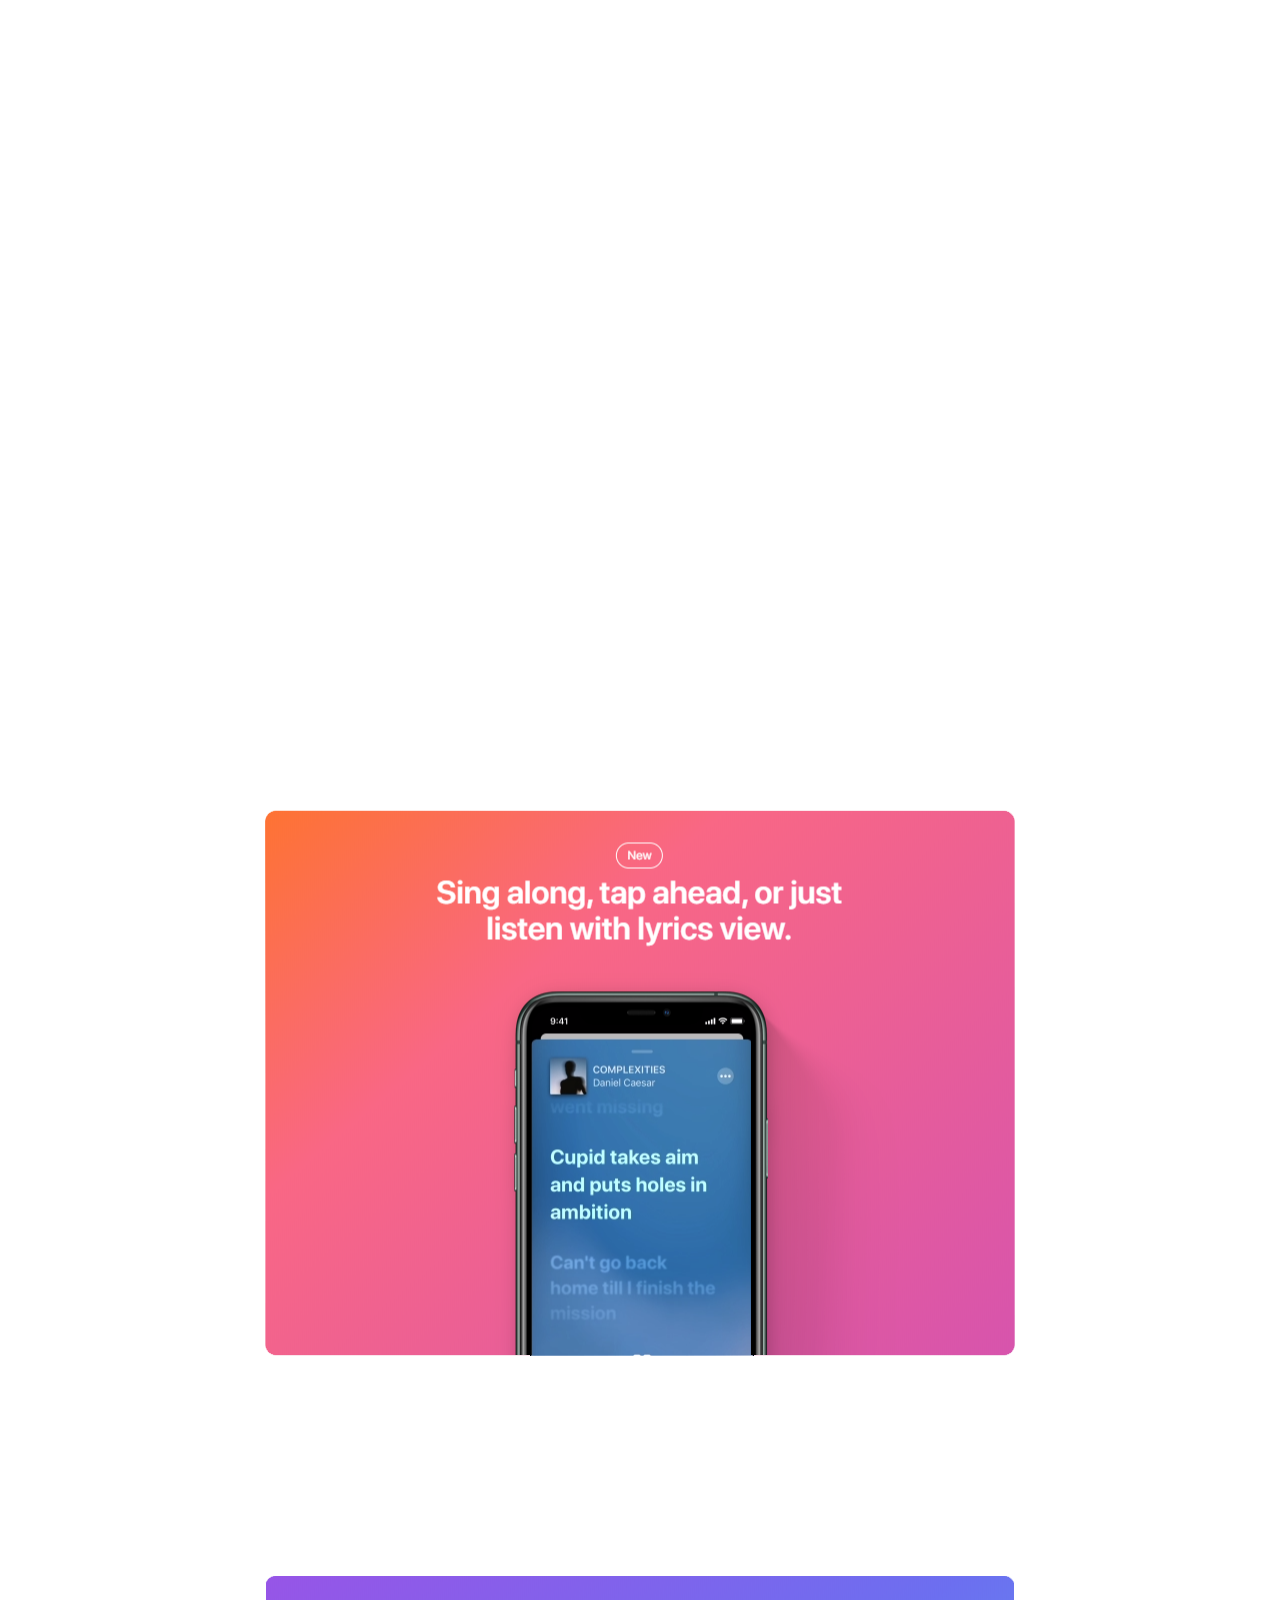
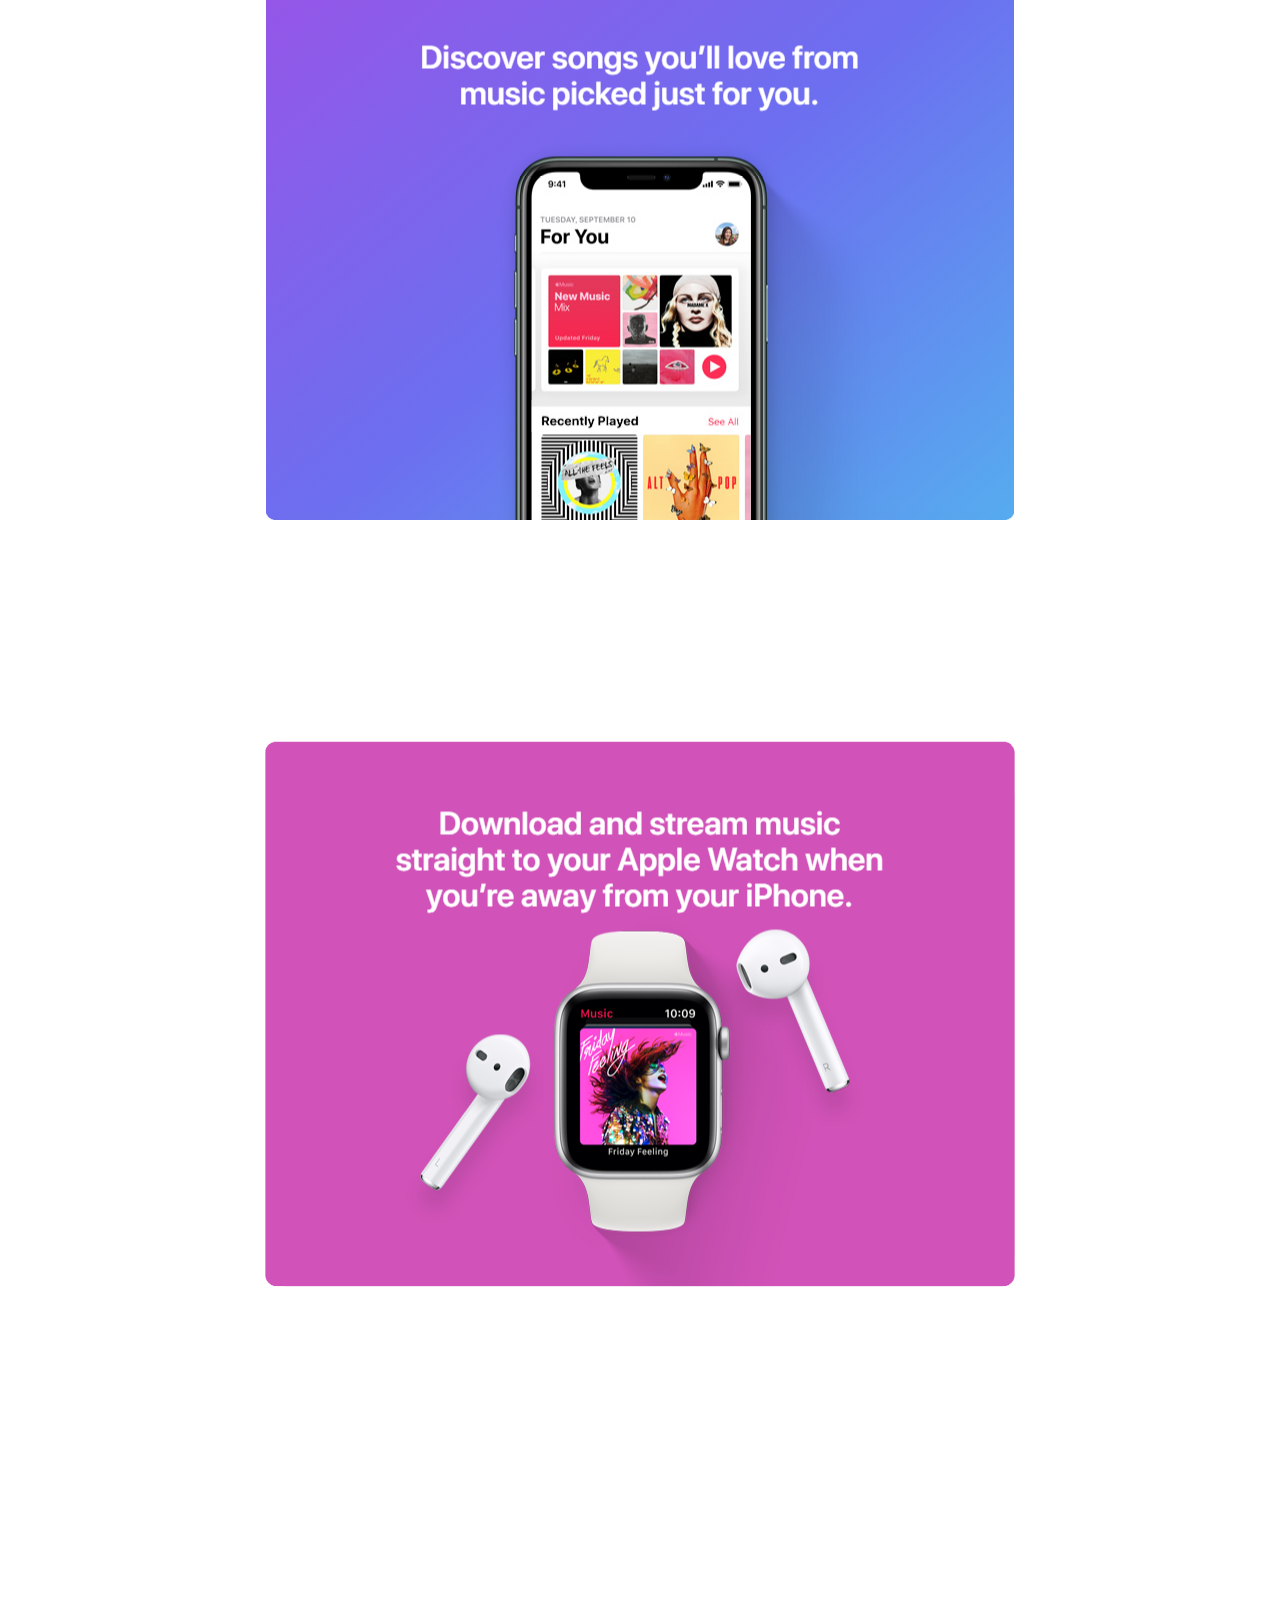
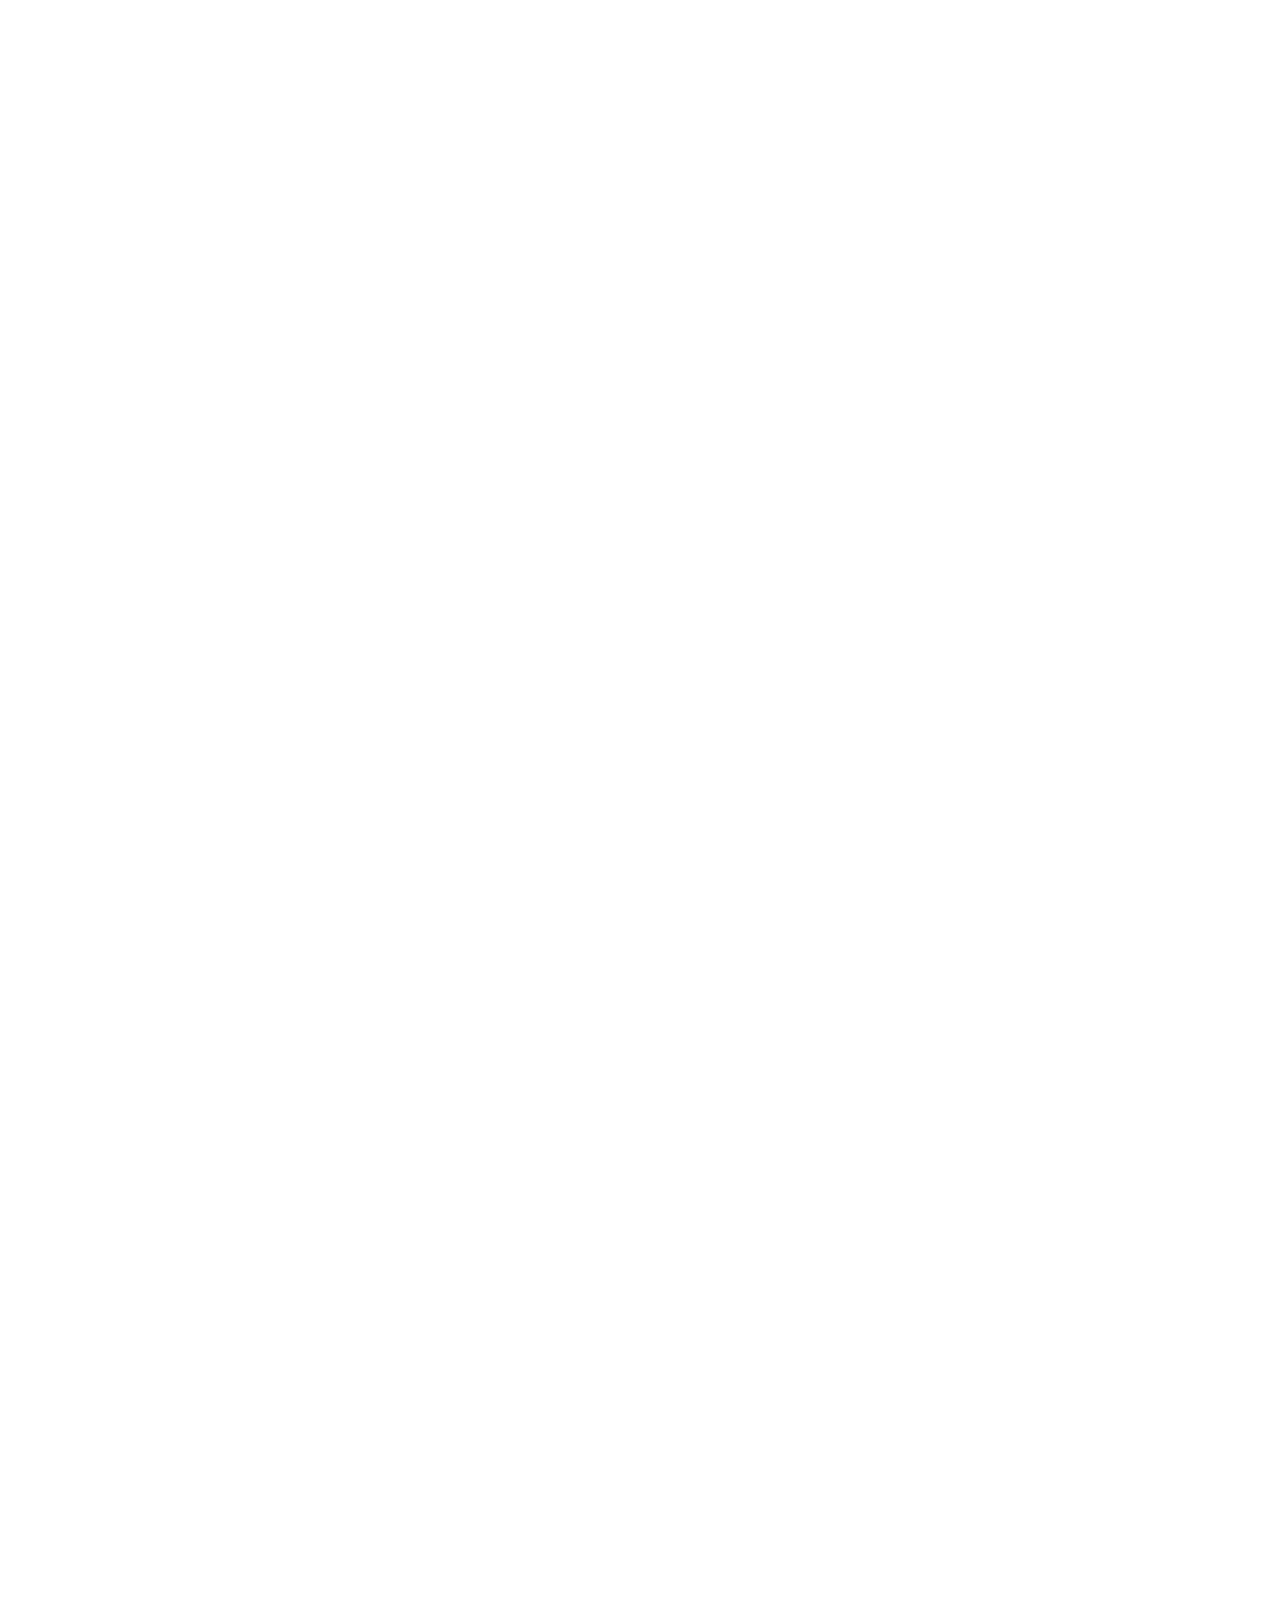
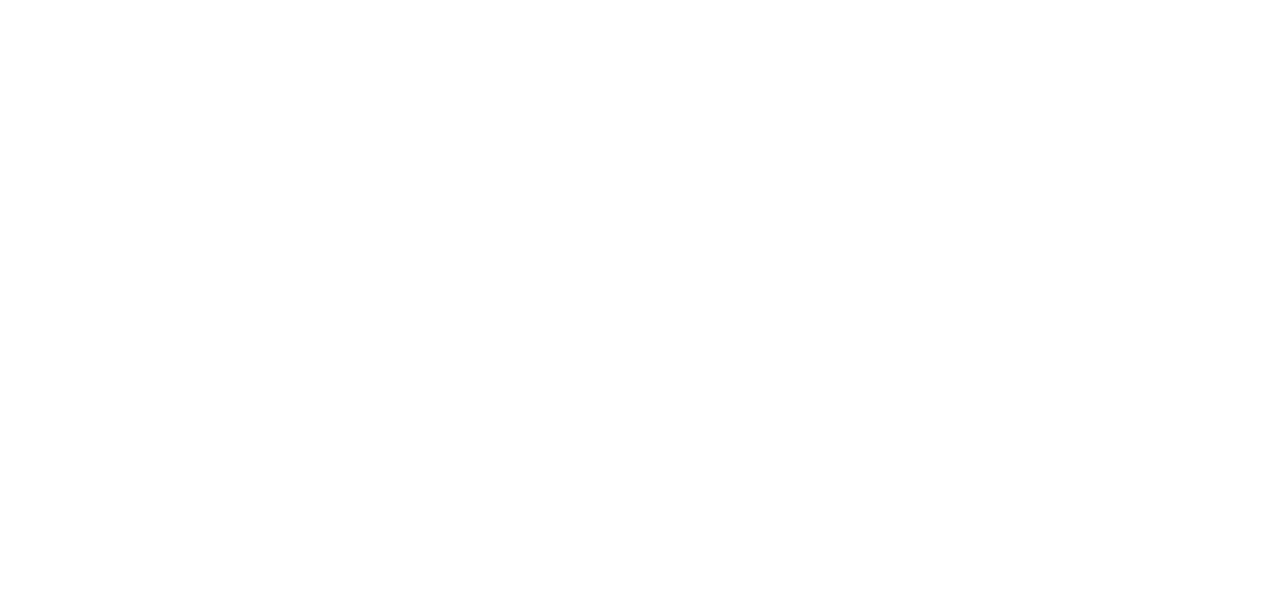
<file: card.html>
<!DOCTYPE html>
<html lang="en">
<head>
  <meta charset="UTF-8">
  <meta http-equiv="X-UA-Compatible" content="IE=edge">
  <meta name="viewport" content="width=device-width, initial-scale=1.0">
  <script src="https://code.jquery.com/jquery-3.6.0.js" integrity="sha256-H+K7U5CnXl1h5ywQfKtSj8PCmoN9aaq30gDh27Xc0jk=" crossorigin="anonymous"></script>
  <link rel="stylesheet" href="main.css">

  <title>CARD</title>

</head>
<body>
  <div class="card-background">
    <div class="card-box">
      <img src="img/card1.png" alt="">
    </div>
    <div class="card-box">
      <img src="img/card2.png" alt="">
    </div>
    <div class="card-box">
      <img src="img/card3.png" alt="">
    </div>
  </div>

  <script>
    $(window).scroll(function() {
      var 높이 = $(window).scrollTop();
      var y = (-1/500) * 높이 + 115/50;
      var z = (-1/5000) * 높이 + 565/500;

      console.log(z);

      $('.card-box').eq(0).css('opacity', y);
      $('.card-box').eq(0).css('transform', 'scale(' + z +')');

    });
  </script>
</body>
</html>
</file>
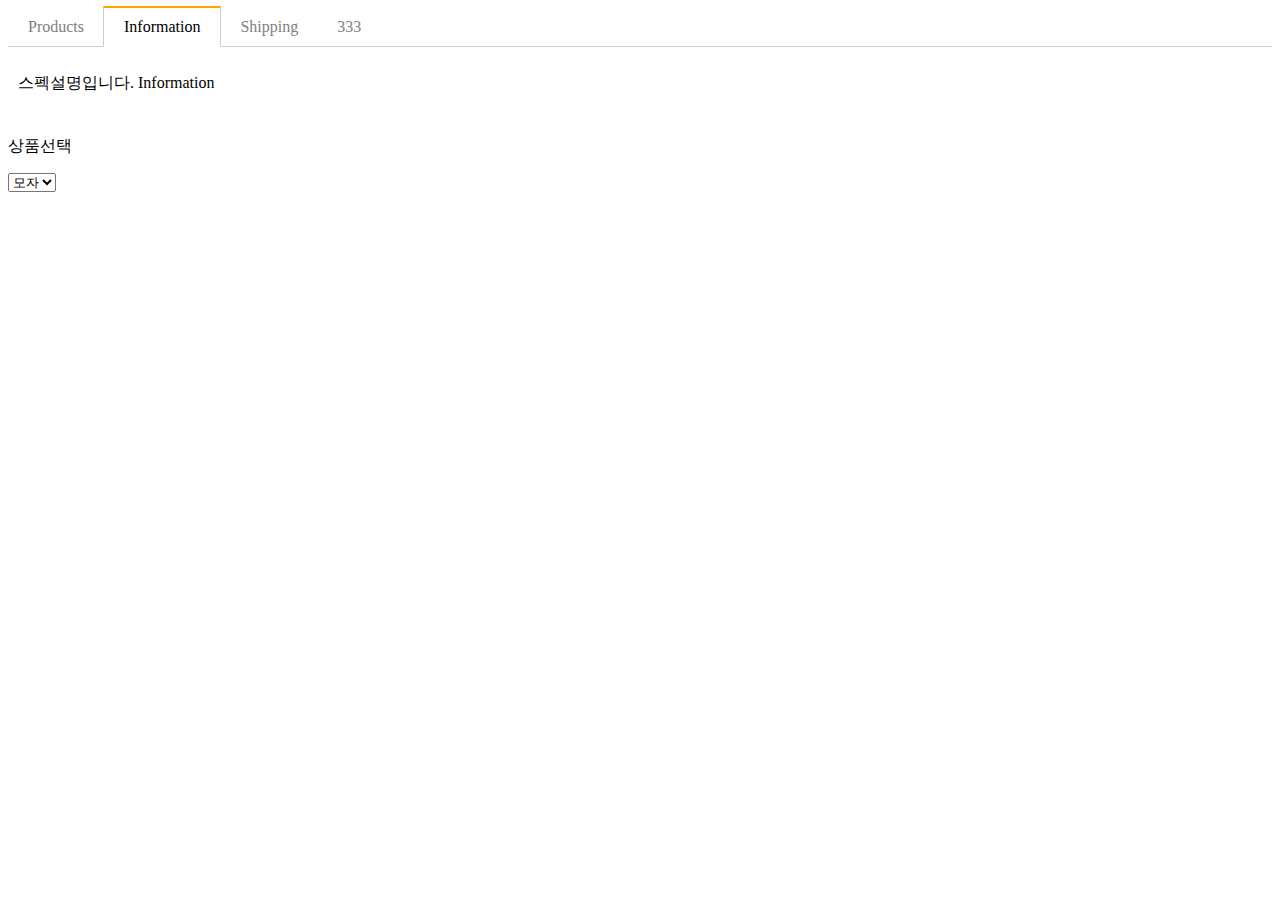
<file: detail.html>
<!doctype html>
<html lang="en">
  <head>
    <!-- Required meta tags -->
    <meta charset="utf-8">
    <meta name="viewport" content="width=device-width, initial-scale=1">
    <script src="https://cdnjs.cloudflare.com/ajax/libs/jquery/3.6.0/jquery.min.js" integrity="sha512-894YE6QWD5I59HgZOGReFYm4dnWc1Qt5NtvYSaNcOP+u1T9qYdvdihz0PPSiiqn/+/3e7Jo4EaG7TubfWGUrMQ==" crossorigin="anonymous" referrerpolicy="no-referrer"></script> 

    <!-- Bootstrap CSS -->
    <link href="https://cdn.jsdelivr.net/npm/bootstrap@5.1.3/dist/css/bootstrap.min.css" rel="stylesheet" integrity="sha384-1BmE4kWBq78iYhFldvKuhfTAU6auU8tT94WrHftjDbrCEXSU1oBoqyl2QvZ6jIW3" crossorigin="anonymous">

    <link rel="stylesheet" href="main.css">

    <title>chap2</title>
  </head>
  <body>
    <style>
      ul.list {
        list-style-type: none;
        margin: 0;
        padding: 0;
        border-bottom: 1px solid #ccc;
      }
      ul.list::after {
        content: '';
        display: block;
        clear: both;
      }
      .tab-button {
        display: block;
        padding: 10px 20px 10px 20px;
        float: left;
        margin-right: -1px;
        margin-bottom: -1px;
        color: grey;
        text-decoration: none;
        cursor: pointer;
      }
      .orange {
        border-top: 2px solid orange;
        border-right: 1px solid #ccc;
        border-bottom: 1px solid white;
        border-left: 1px solid #ccc;
        color: black;
        margin-top: -2px;
      }
      .tab-content {
        display: none;
        padding: 10px;
      }
      .show {
        display: block;
      }

      .form-hide { display: none;}
    </style>
    
    <div class="container mt-5">
      <ul class="list">
        <li class="tab-button">Products</li>
        <li class="tab-button orange">Information</li>
        <li class="tab-button">Shipping</li>
        <li class="tab-button">333</li>
      </ul>
      <div class="tab-content">
        <p>상품설명입니다. Product</p>
      </div>
      <div class="tab-content show">
        <p>스펙설명입니다. Information</p>
      </div>
      <div class="tab-content">
        <p>배송정보입니다. Shipping</p>
      </div>
      <div class="tab-content">
        <p>배송정보입니다.333 Shipping</p>
      </div>
    </div> 

    <form class="container my-5 form-group">
      <p>상품선택</p>
      <select class="form-select mt-2">
        <option>모자</option>
        <option>셔츠</option>
        <option>바지</option>
      </select>

      <select class="form-select mt-2 form-hide" >
        <option>95</option>
        <option>100</option>
        <option>105</option>
      </select>
    </form>

    <script>
      var pants = [28,30,32, 34];      
      var shirts = [95, 100, 105];

      $(".form-select").eq(0).on('change', function(e) {
        let value = e.currentTarget.value;
        if(value == '셔츠') {
          $(".form-select").eq(1).removeClass('form-hide');
          $(".form-select").eq(1).html("");
          shirts.forEach(function(h) {
            $(".form-select").eq(1).append(`<option>${h}</option>`);
          });
        } else if (this.value == '바지') {
          $(".form-select").eq(1).removeClass('form-hide');
          $(".form-select").eq(1).html("");
          pants.forEach(function(h) {
            $(".form-select").eq(1).append(`<option>${h}</option>`);
          }); 

        }
        else {
          $(".form-select").eq(1).addClass('form-hide');
        }
      });

      var obj = { name : 'kim', age : [20,40] }

      for (var item in obj){
        console.log(obj[item]);
      }

    </script>

    <script src="https://cdn.jsdelivr.net/npm/bootstrap@5.1.3/dist/js/bootstrap.bundle.min.js" integrity="sha384-ka7Sk0Gln4gmtz2MlQnikT1wXgYsOg+OMhuP+IlRH9sENBO0LRn5q+8nbTov4+1p" crossorigin="anonymous"></script>
    <script src="tab.js"></script>
  </body>
</html>
</file>
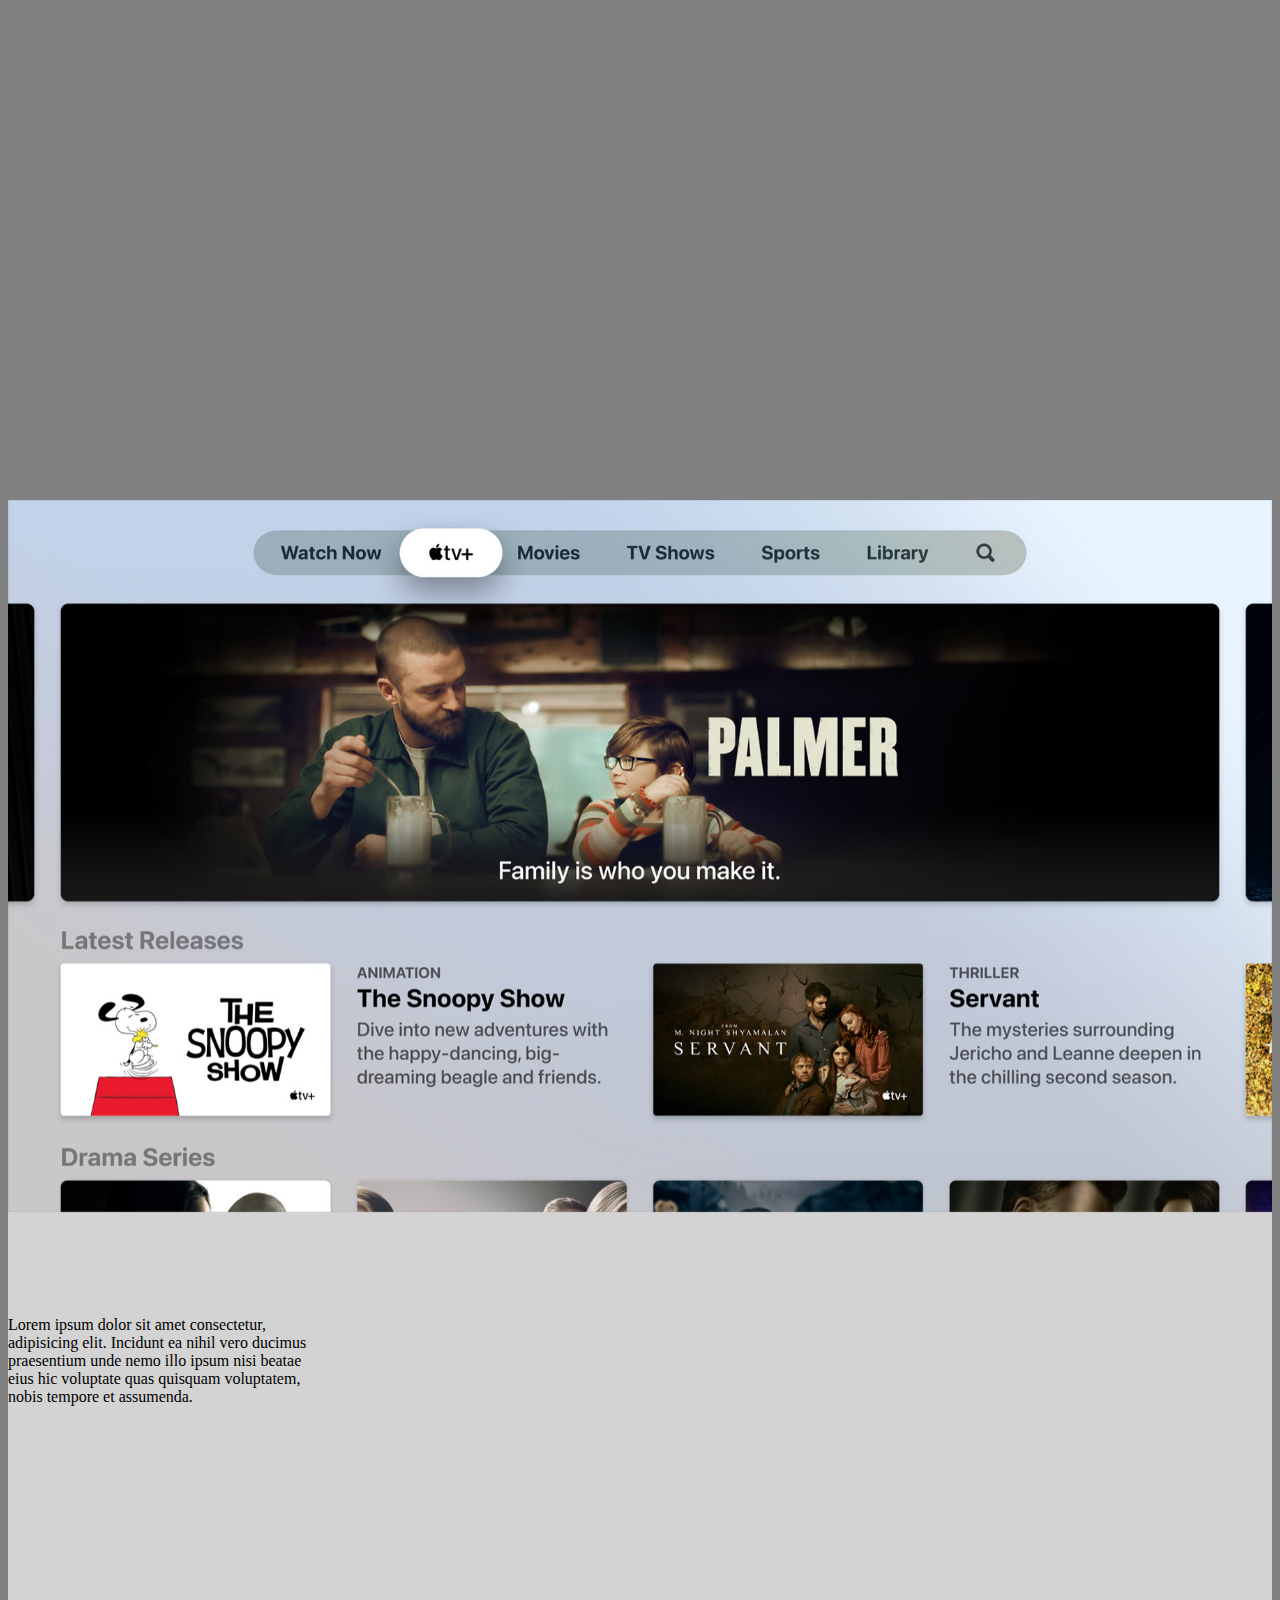
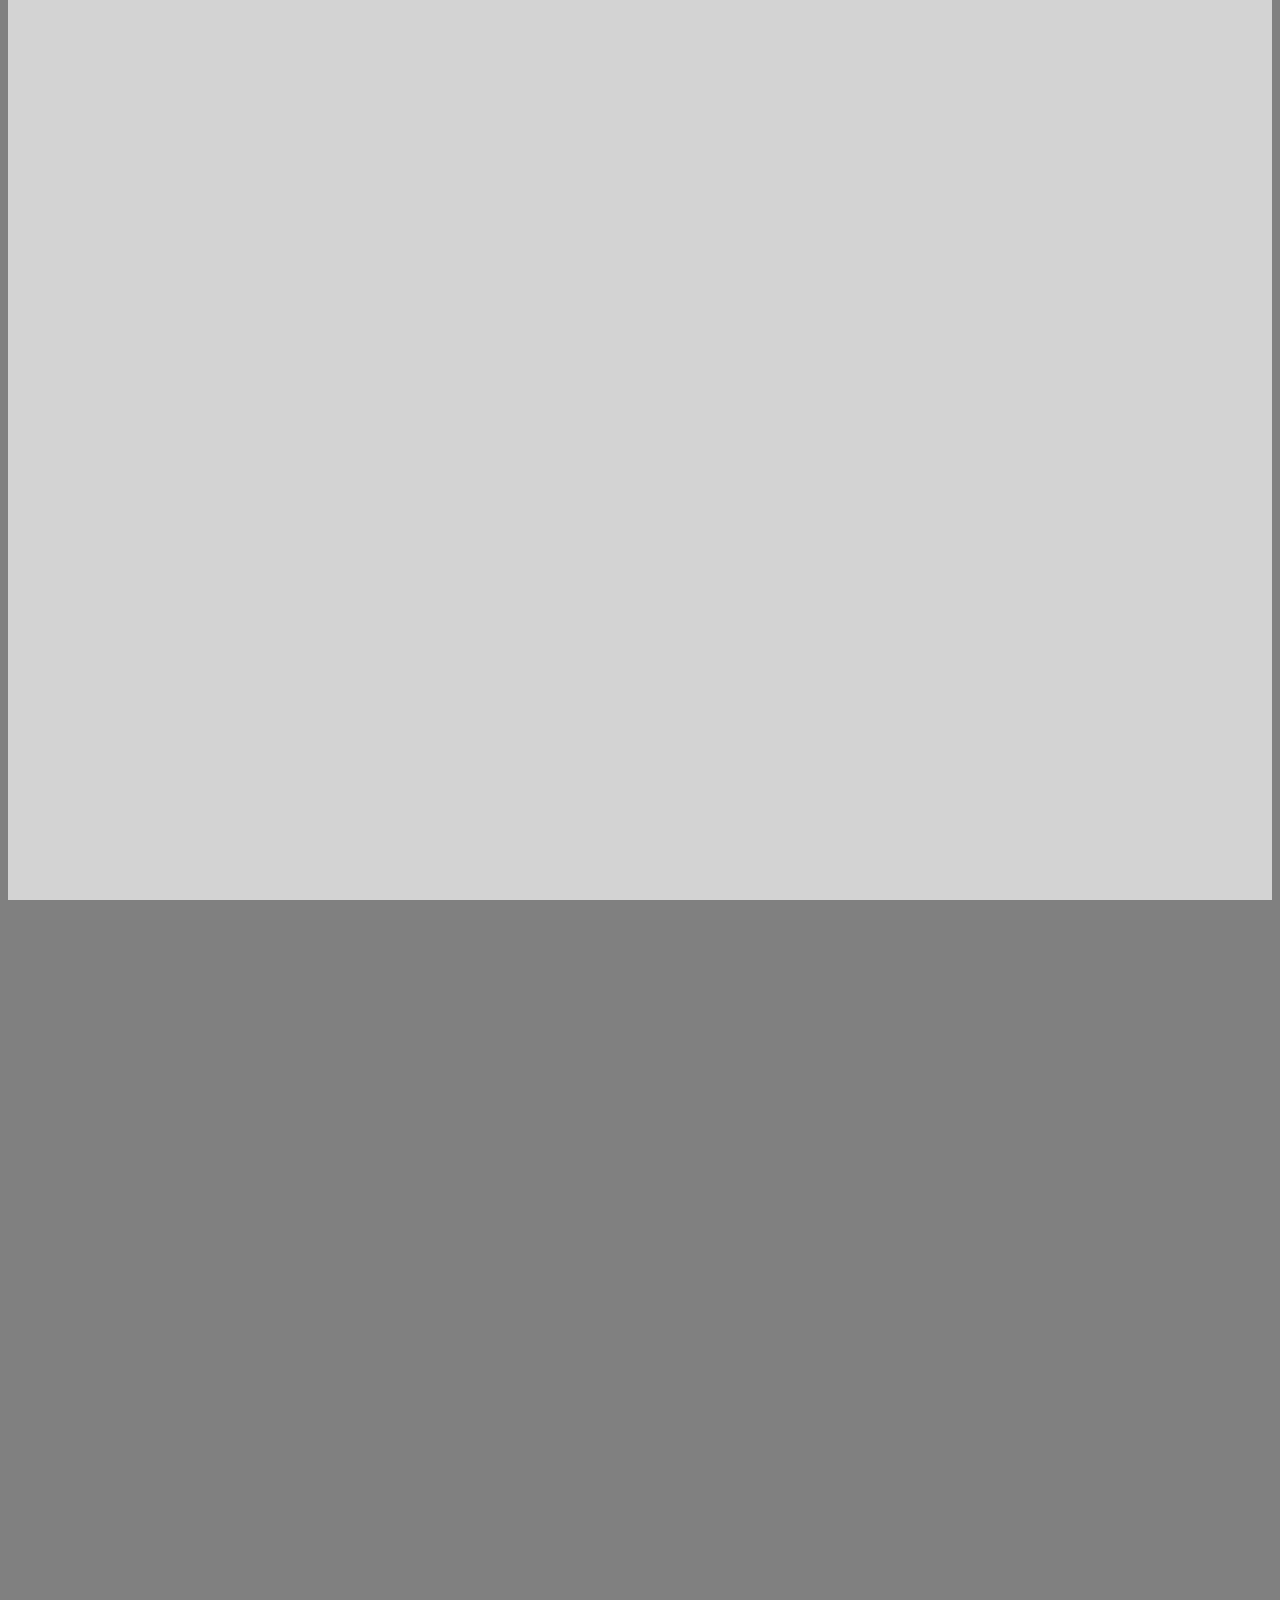
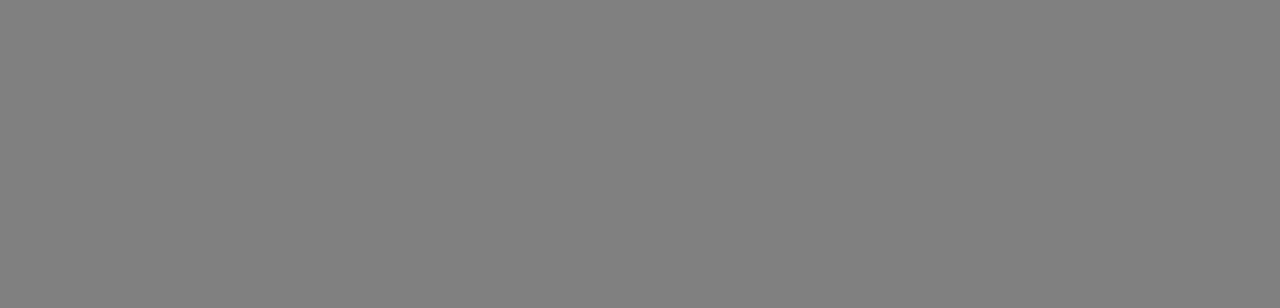
<file: grid.html>
<!DOCTYPE html>
<html lang="en">
<head>
  <meta charset="UTF-8">
  <meta http-equiv="X-UA-Compatible" content="IE=edge">
  <meta name="viewport" content="width=device-width, initial-scale=1.0">
  <link rel="stylesheet" href="main.css">

  <title>Document</title>

</head>
<body style="background: gray; height: 3000px;">
  <div class="gray" style="background: lightgray; height: 2000px; margin-top: 500px;" >
    <div class="image" style="position: sticky; top: 100px; float: right;">
      <img src="img/appletv.jpg" alt="ztz" width="100%">
    </div>
    
    <div style="width: 300px; float: left; margin-top: 100px;">
      Lorem ipsum dolor sit amet consectetur, adipisicing elit. Incidunt ea nihil vero ducimus praesentium unde nemo illo ipsum nisi beatae eius hic voluptate quas quisquam voluptatem, nobis tempore et assumenda.
    </div>
    <div style="clear: both"></div>



    
  </div>
</body>
</html>
</file>
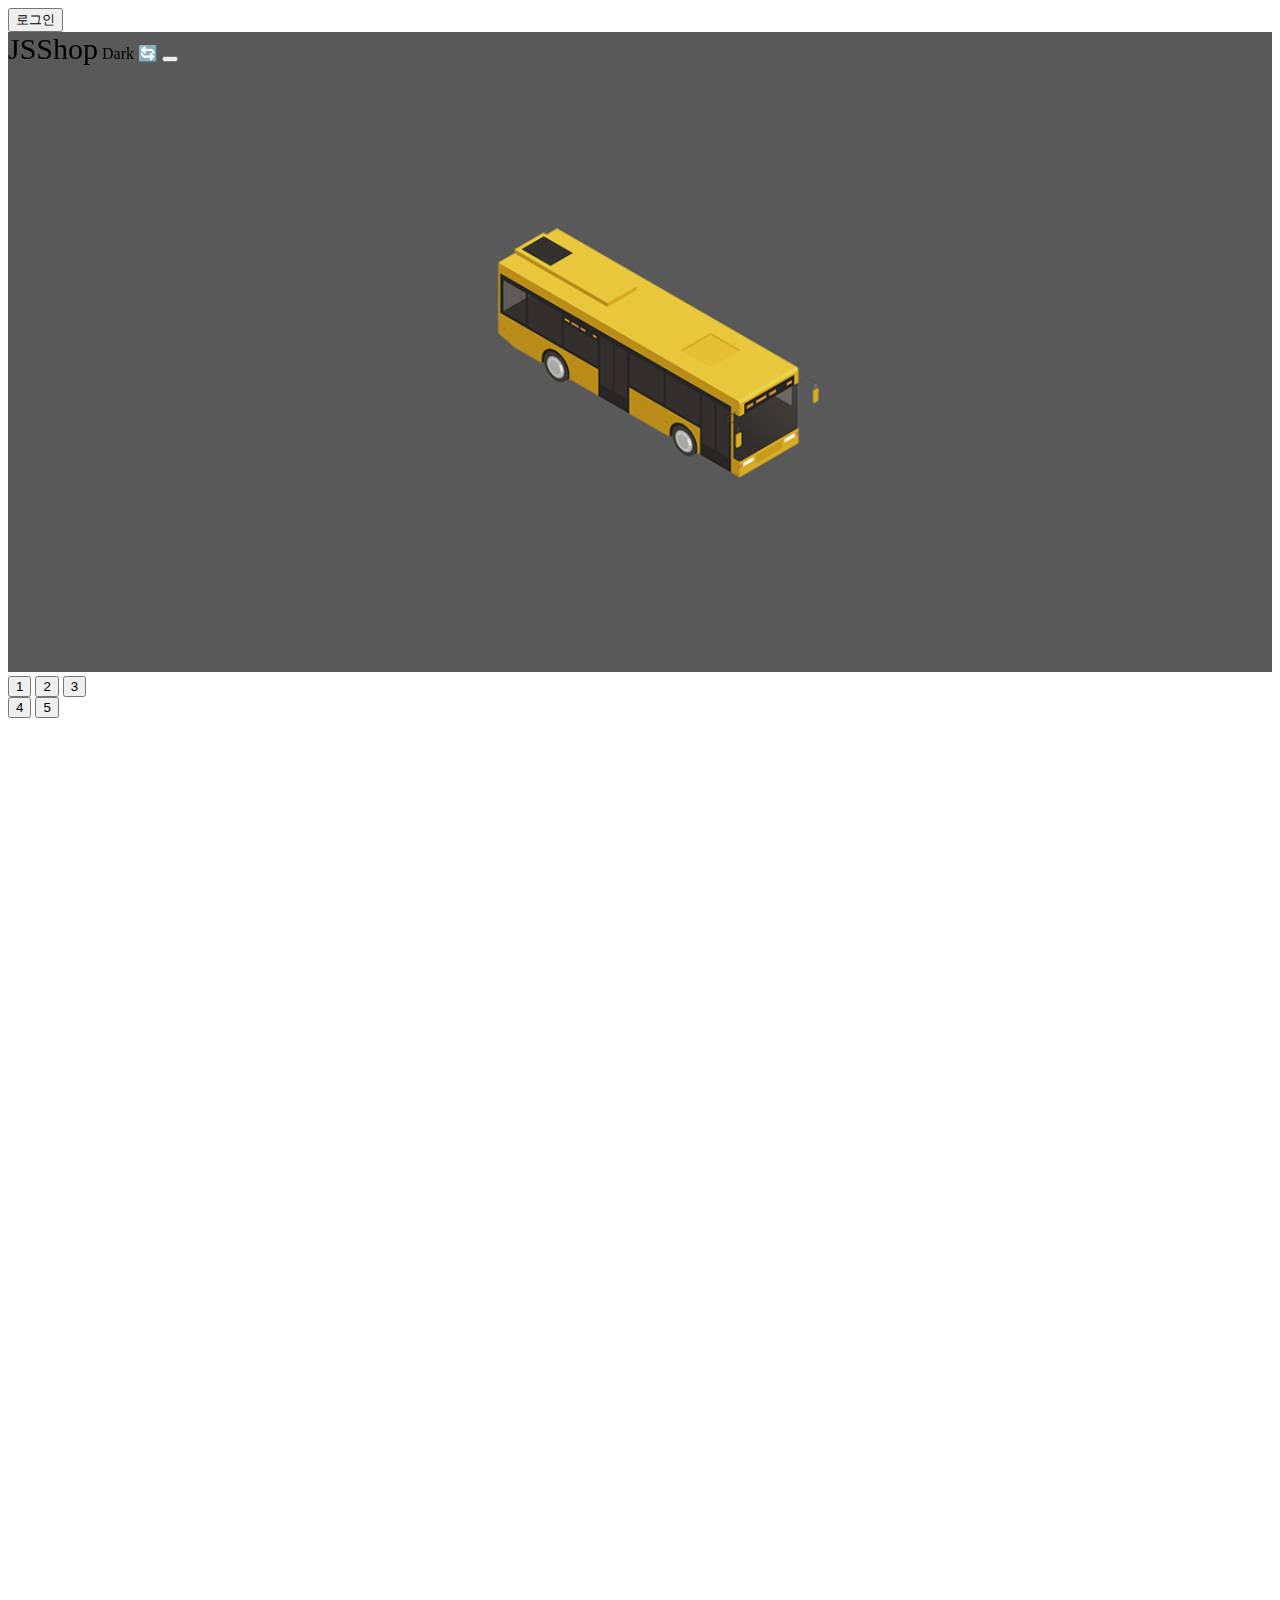
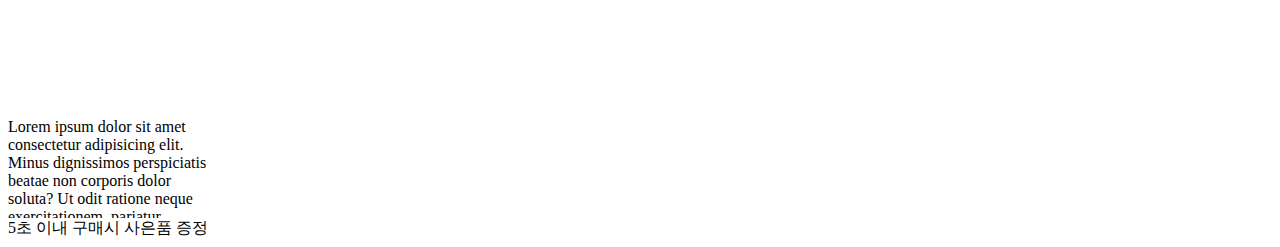
<file: index01.html>
<!doctype html>
<html lang="en">
  <head>
    <!-- Required meta tags -->
    <meta charset="utf-8">
    <meta name="viewport" content="width=device-width, initial-scale=1">
    <script src="https://cdnjs.cloudflare.com/ajax/libs/jquery/3.6.0/jquery.min.js" integrity="sha512-894YE6QWD5I59HgZOGReFYm4dnWc1Qt5NtvYSaNcOP+u1T9qYdvdihz0PPSiiqn/+/3e7Jo4EaG7TubfWGUrMQ==" crossorigin="anonymous" referrerpolicy="no-referrer"></script> 

    <!-- Bootstrap CSS -->
    <link href="https://cdn.jsdelivr.net/npm/bootstrap@5.1.3/dist/css/bootstrap.min.css" rel="stylesheet" integrity="sha384-1BmE4kWBq78iYhFldvKuhfTAU6auU8tT94WrHftjDbrCEXSU1oBoqyl2QvZ6jIW3" crossorigin="anonymous">

    <link rel="stylesheet" href="main.css">

    <title>Hello, world!</title>
  </head>
  <body>
    
    
<div class="black-bg">
  <div class="white-bg">
    <h4>로그인 하세요</h4>
    <form action="success.html">
      <div class="my-3">
        <input type="text" id="name" class="form-control">
       </div>
       <div class="my-3">
         <input type="password" id ="password" class="form-control">
       </div>
       <button type="submit" id="send" class="btn btn-primary">전송</button>
       <button type="button" class="btn btn-danger" id="close">닫기</button>
    </form> 
  </div>
</div>

<script>
  /* $(".black-bg").on('click', function() {
    $(".black-bg").css('display', 'none');
  }); */

  document.querySelector(".black-bg").addEventListener('click', function() {
    document.querySelector(".black-bg").style.display = 'none';
  });

</script>


<script>
$("#send").on('click', function() {
  if(!$("#name").val()) {
    alert('아디를 입력해 주세요.');
    return false;
  }
  if(!$("#password").val()) {
    alert('비번을 입력해 주세요.');
    return false;
  }
  if(/[A-Z]/.test($("#password").val()) == false ) {
    alert('영어 대문자를 포함하여 입력해 주세요.');
  } return false;

})
</script>



<button id="login">로그인</button>


<nav class="navbar navbar-light bg-light">
  <div class="container-fluid">
    <span class="navbar-brand">JSShop</span>
    <span class="badge bg-dark">Dark 🔄</span>
    <button class="navbar-toggler" type="button">
      <span class="navbar-toggler-icon"></span>
    </button>
  </div>
  <div class="line"></div>
</nav>




<div style="overflow: hidden;">
  <div class="slide-container">
    <div class="slide-box">
      <img src="img/car1.png" alt="">
    </div>
    <div class="slide-box">
      <img src="img/car2.png" alt="">
    </div>
    <div class="slide-box">
      <img src="img/car3.png" alt="">
    </div>
    <div class="slide-box">
      <img src="img/car1.png" alt="">
    </div>
  </div>
</div>

<button class="slide-1">1</button>
<button class="slide-2">2</button>
<button class="slide-3">3</button>
<br/>
<button class="slide-4">4</button>
<button class="slide-5">5</button>

<div style="height: 1000px;"></div>

<div style="width: 200px; height: 100px; overflow-y:scroll ;" class="yak">
  Lorem ipsum dolor sit amet consectetur adipisicing elit. Minus dignissimos perspiciatis beatae non corporis dolor soluta? Ut odit ratione neque exercitationem, pariatur architecto recusandae tempora ab inventore! Explicabo, reprehenderit laudantium!
</div>








<script>


window.addEventListener('scroll', function() {
  if(window.scrollY >= 100) {
    $(".navbar-brand").css('font-size','10px');
  } else {
    $(".navbar-brand").css('font-size','30px');
  }

  let i= window.scrollY * 0.1;
  //console.log(i);
  if(i > 93) {
    i = 100;
    document.querySelector(".line").style.width = i+'%';
  } else {
    document.querySelector(".line").style.width = i+'%';
  }



  console.log(document.querySelector(".line").style.width = i+'%');


});



let yak = document.querySelector(".yak");

yak.addEventListener('scroll', function() {
  let top = yak.scrollTop;
  let height = yak.scrollHeight;
  let cl = yak.clientHeight;

  if (top + cl >= height - 10) {
    alert('띄우기');
    console.log(top + cl);
  }
  

} );



  window.addEventListener('scroll', function() {
    //console.log(window.scrollY);
  });
</script>



<div class="alert alert-danger">
  <span id="num">5</span>초 이내 구매시 사은품 증정
</div>

<script>
  let time = 5 ;
  function 함수01() {
    time--;
    $("#num").html(time);
    if(time < 0){
      document.querySelector(".alert").style.display = 'none';
    }
  }

  setInterval(함수01, 1000);

function 할인(a, b) {
  let result = a / 10;
  if(b == true) {
    result = result * 2.5;
  }
  return a - result;
}

할인(10,true);

</script>





    <script>


      let num = document.querySelectorAll(".slide-box").length;
      let test = 1;

      document.querySelector(".slide-5").addEventListener("click", function() {
        if (test < num) {
          document.querySelector(".slide-container").style.transform=`translateX(-${test}00vw)`;
          test++;
        }
        if ( test >= num) {
          test=0;
        }
      })

      document.querySelector('.navbar-toggler').addEventListener('click', function() {
        document.querySelector('.list-group').classList.toggle('show');
      })

      $("#login").on('click', function() {
        $(".black-bg").addClass('show_modal');
        $(".white-bg").addClass('show_modal_down');
      })

      $("#close").on('click', function() {
        $(".black-bg").removeClass('show_modal');
        $(".white-bg").removeClass('show_modal_down');
      })


      var count = 0;
      $('.badge').on('click', function() {
        count += 1;

        if( count % 2 == 0) {
          $('.badge').text("Dark");
        } else {
          $('.badge').text("light");
        }

        console.log(count);
      })

    </script>
    
    <script src="https://cdn.jsdelivr.net/npm/bootstrap@5.1.3/dist/js/bootstrap.bundle.min.js" integrity="sha384-ka7Sk0Gln4gmtz2MlQnikT1wXgYsOg+OMhuP+IlRH9sENBO0LRn5q+8nbTov4+1p" crossorigin="anonymous"></script>
  </body>
</html>
</file>
<file: main.css>
:root{
    scroll-behavior: auto;
}

.list-group{
    display: none;
}
.show{
    display: block;
}
.black-bg{
    width: 100%;
    height: 100%;
    position: fixed;
    background: rgba(0,0,0,0.5);
    z-index:6;
    padding: 30px;
    visibility: hidden;
    opacity: 0;
    transition: all 1s;
}
.white-bg{
    width: 40vh;
    background: white;
    border-radius: 5px;
    padding: 30px;
    top: -30vh;
    left: 80vh;
    position: absolute;
    transition: all 1s; 

}

.show_modal {
    display: block;
    visibility: visible;
    opacity: 1;
}

.show_modal_down {
  top: 30vh;
}


.slide-container {
    width: 400vw;
    transition: all 0.5s;
}

.slide-box{
    width: 100vw;
    float: left;
}
.slide-box img{
    width: 100%;
}
.navbar {
    position: fixed;
    width: 100%;
    z-index: 5;
}

.navbar-brand{
    font-size: 30px;
    transition: all 0.3s;
}

.line {
    border-bottom: 5px solid black;
    width: 0%;
    position: relative;
    top: 8px;
    transition: all 0.5s;
}


.card-background{
    height: 3000px;
    margin-top: 800px;
    margin-bottom: 1600px;
}

.card-box {
    position: sticky;
    top: 400px;
    margin-top: 200px;
    transition : all 0.2s
}

.card-box img{
    display: block; 
    margin: auto;
    max-width: 80%;
}
</file>
